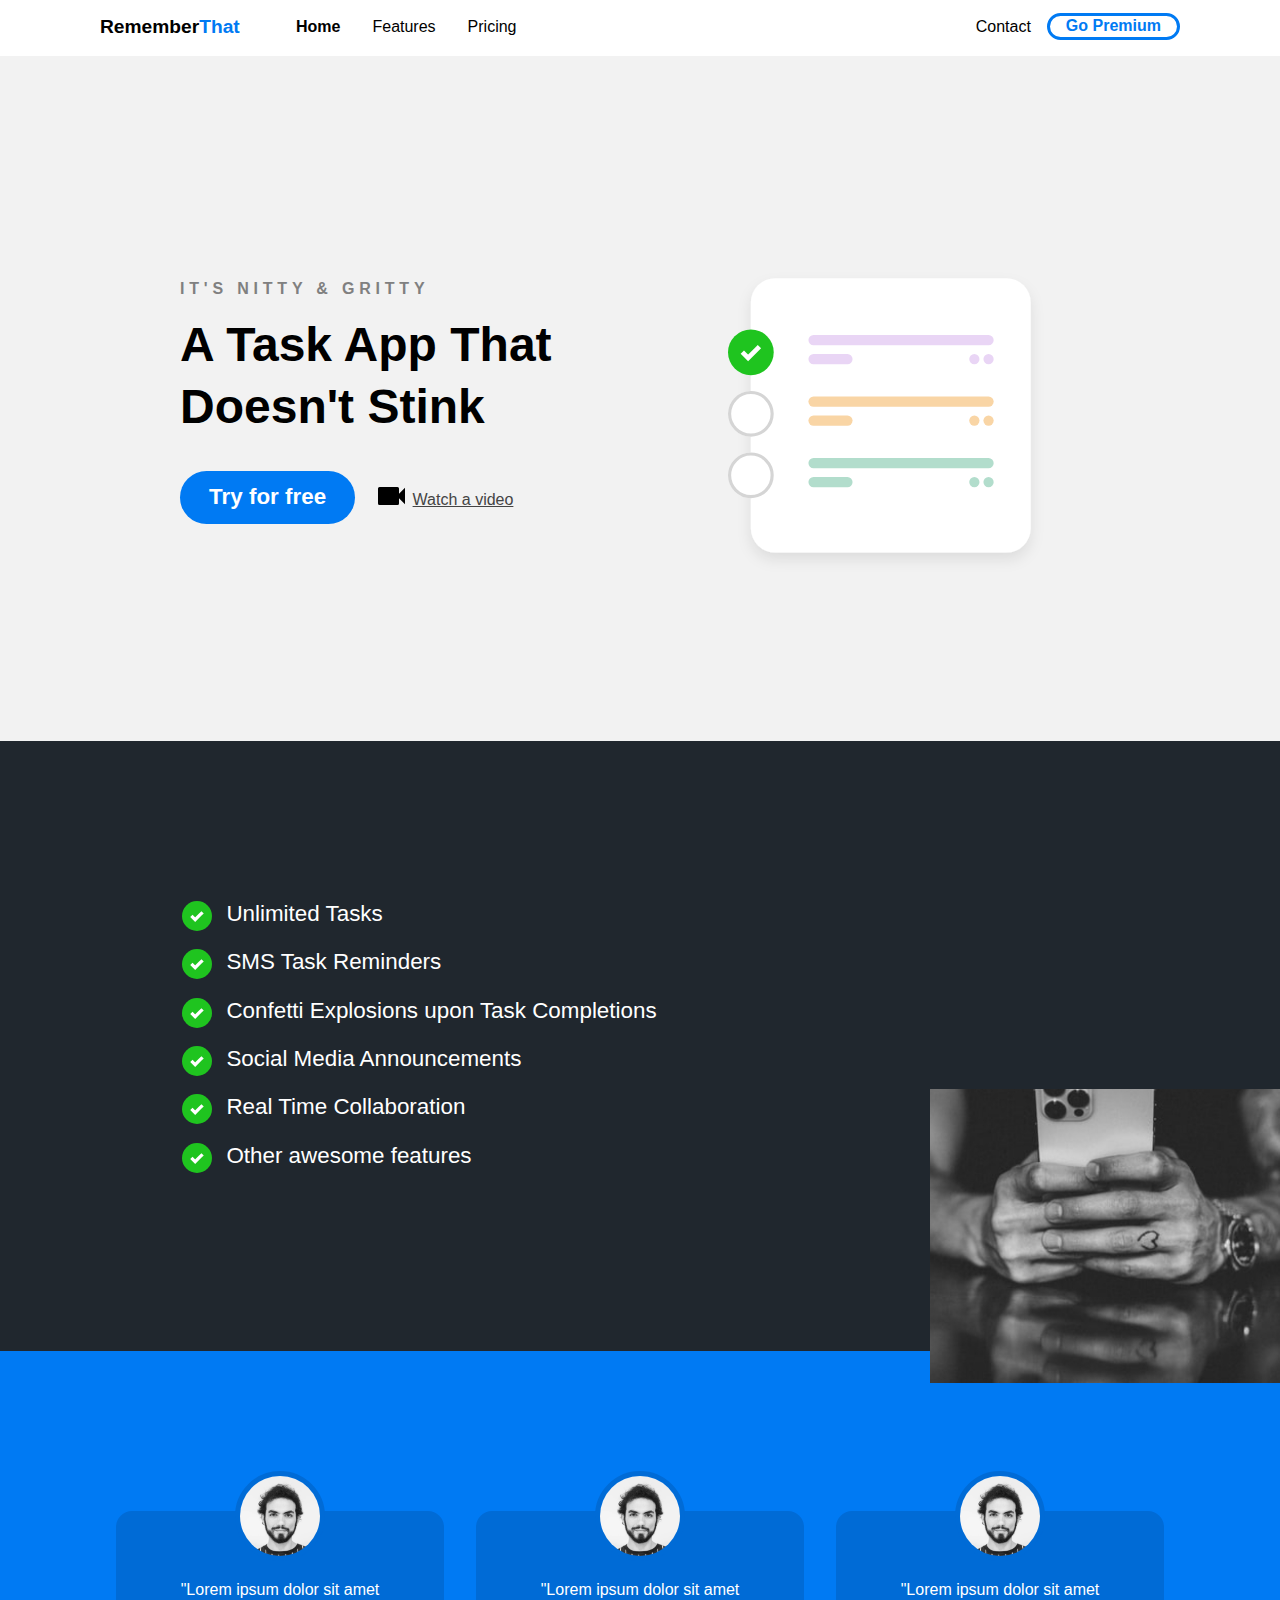
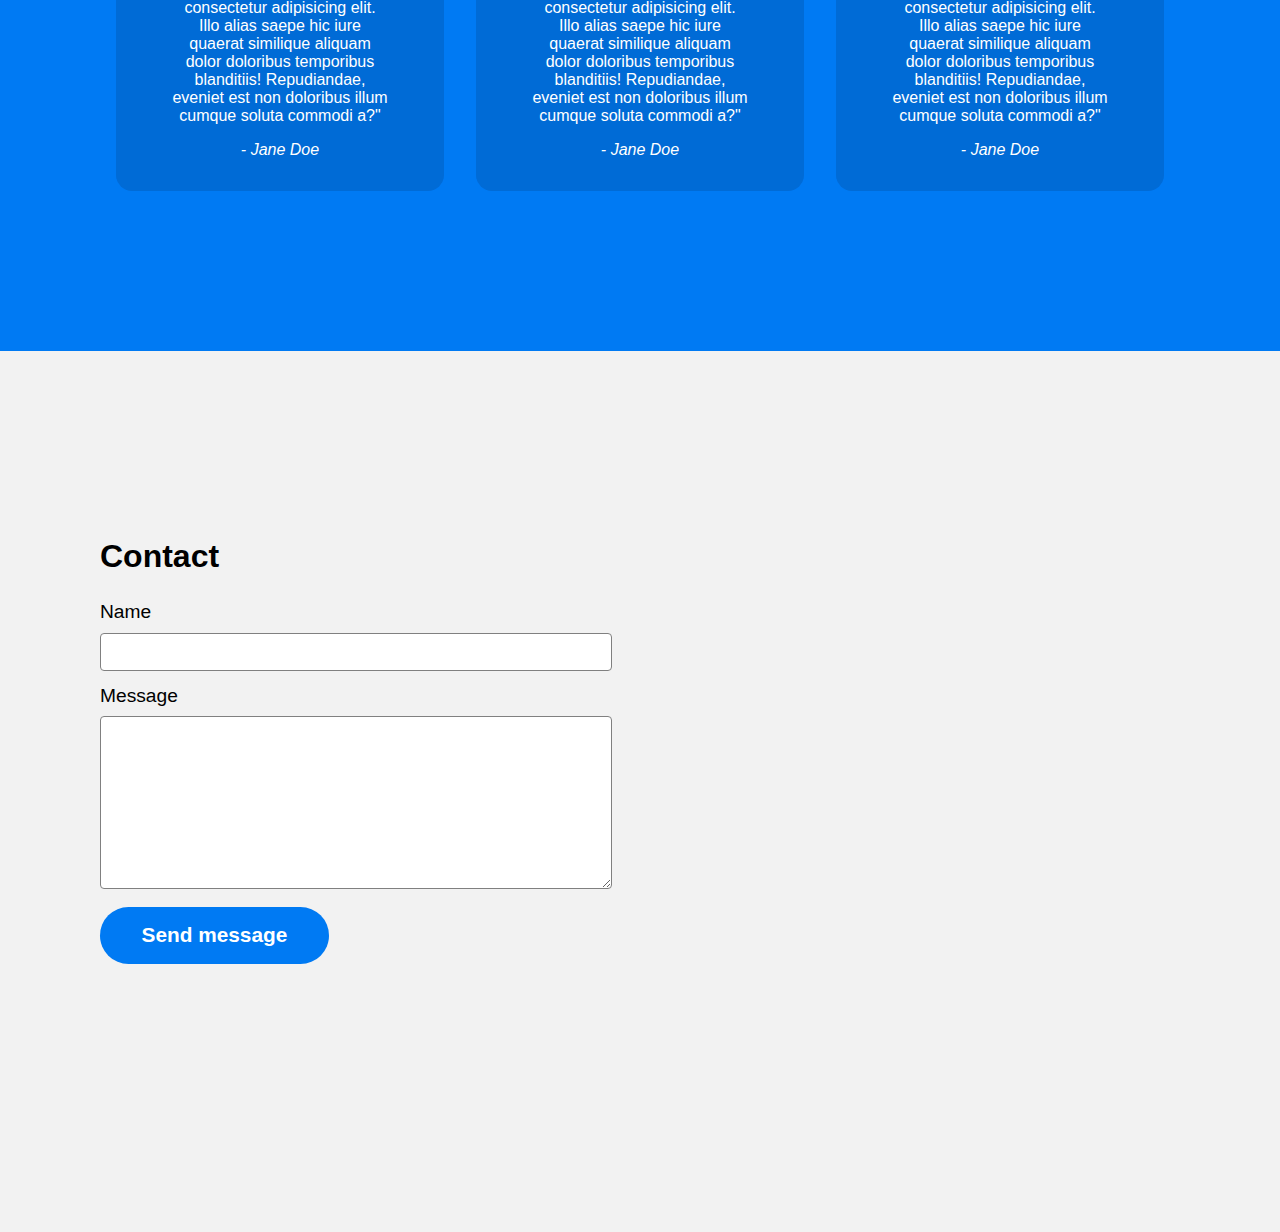
<file: course/HTML_CSS_CRASH_COURSE/crashCourse1/index.html>
<!DOCTYPE html>
<html lang="en">
<head>
    <meta charset="UTF-8">
    <meta http-equiv="X-UA-Compatible" content="IE=edge">
    <meta name="viewport" content="width=device-width, initial-scale=1.0">
    <title>Html Css Crash Course</title>
    <link rel="stylesheet" href="css/main.css"
</head>
<body>
    <div class="navbar">
        <div class="container">
            <a class="logo" href="#">Remember<span>That</span></a>

            <img id="mobile-cta" class="mobile-menu" src="images/menu.svg" alt="Open Navigation">

            <nav>
                <img id="mobile-exit" class="mobile-menu-exit" src="images/exit.svg" alt="Close Navigation"> 
                <ul class="primary-nav">
                    <li class="current"><a href="#">Home</a></li>
                    <li><a href="#">Features</a></li>
                    <li><a href="#">Pricing</a></li>                    
                </ul>

                <ul class="secondary-nav">
                    <li><a href="#">Contact</a></li>
                    <li class="go-premium-cta"><a href="#">Go Premium</a></li>
                </ul>
            </nav>
        </div>
    </div>

    <section class="hero">
        <div class="container">
            <div class="left-col">
                <p class="subhead">It's Nitty &amp; Gritty</p>
                <h1>A Task App That Doesn't Stink</h1>

                <div class="hero-cta">
                    <a href="#" class="primary-cta">Try for free</a>
                    <a href="#" class="watch-video-cta">
                        <img src="images/watch.svg" alt="Watch a video">Watch a video
                    </a>
                </div>
            </div>
            <img src="images/illustration.svg" class="hero-img" alt="Illustrations">
        </div>
    </section>

    <section class="features-section">
        <div class="container">
            <ul class="features-list">
                <li>Unlimited Tasks</li>
                <li>SMS Task Reminders</li>
                <li>Confetti Explosions upon Task Completions</li>
                <li>Social Media Announcements</li>
                <li>Real Time Collaboration</li>
                <li>Other awesome features</li>
            </ul>

            <img src="images/holding-phone.jpg" alt="Man holding phone">
        </div>
    </section>

    <section class="testimonials-section">
        <div class="container">
            <ul>
                <li>
                    <img src="images/person.jpg" alt="Person">
                    <blockquote>"Lorem ipsum dolor sit amet consectetur adipisicing elit. Illo alias saepe hic iure quaerat similique aliquam dolor doloribus temporibus blanditiis! Repudiandae, eveniet est non doloribus illum cumque soluta commodi a?"</blockquote>
                    <cite>- Jane Doe</cite>
                </li>
                <li>
                    <img src="images/person.jpg" alt="Person">
                    <blockquote>"Lorem ipsum dolor sit amet consectetur adipisicing elit. Illo alias saepe hic iure quaerat similique aliquam dolor doloribus temporibus blanditiis! Repudiandae, eveniet est non doloribus illum cumque soluta commodi a?"</blockquote>
                    <cite>- Jane Doe</cite>
                </li>
                <li>
                    <img src="images/person.jpg" alt="Person">
                    <blockquote>"Lorem ipsum dolor sit amet consectetur adipisicing elit. Illo alias saepe hic iure quaerat similique aliquam dolor doloribus temporibus blanditiis! Repudiandae, eveniet est non doloribus illum cumque soluta commodi a?"</blockquote>
                    <cite>- Jane Doe</cite>
                </li>
            </ul>
        </div>
    </section>

    <section class="contact-section">
        <div class="container">
            <div class="contact-left">
                <h2>Contact</h2>

                <form action="">
                    <label for="name">Name</label>
                    <input type="text" id="name" name="name">

                    <label for="message">Message</label>
                    <textarea name="message" id="message" cols="30" rows="10"></textarea>

                    <input type="submit" class="send-message-cta" value="Send message">
                </form>
            </div>
            <div class="contact-right">
                <iframe src="https://www.google.com/maps/embed?pb=!1m18!1m12!1m3!1d3167.50926838059!2d-121.90191678414588!3d37.448696038624654!2m3!1f0!2f0!3f0!3m2!1i1024!2i768!4f13.1!3m3!1m2!1s0x808fcf34e55d4fdb%3A0xd316872b609155a5!2s996%20Idaho%20Ct%2C%20Milpitas%2C%20CA%2095035!5e0!3m2!1sen!2sus!4v1644705384160!5m2!1sen!2sus" width="600" height="450" style="border:0;" allowfullscreen="" loading="lazy"></iframe>
            </div>
        </div>

    </section>

    <script>
        const mobileBtn = document.getElementById('mobile-cta')
              nav = document.querySelector('nav')  
              mobileBtnExit =  document.getElementById('mobile-exit');

        mobileBtn.addEventListener('click', () => {
            nav.classList.add('menu-btn');
        })

        mobileBtnExit.addEventListener('click', () => {
            nav.classList.remove('menu-btn');
        })
    </script>
</body>
</html>
</file>
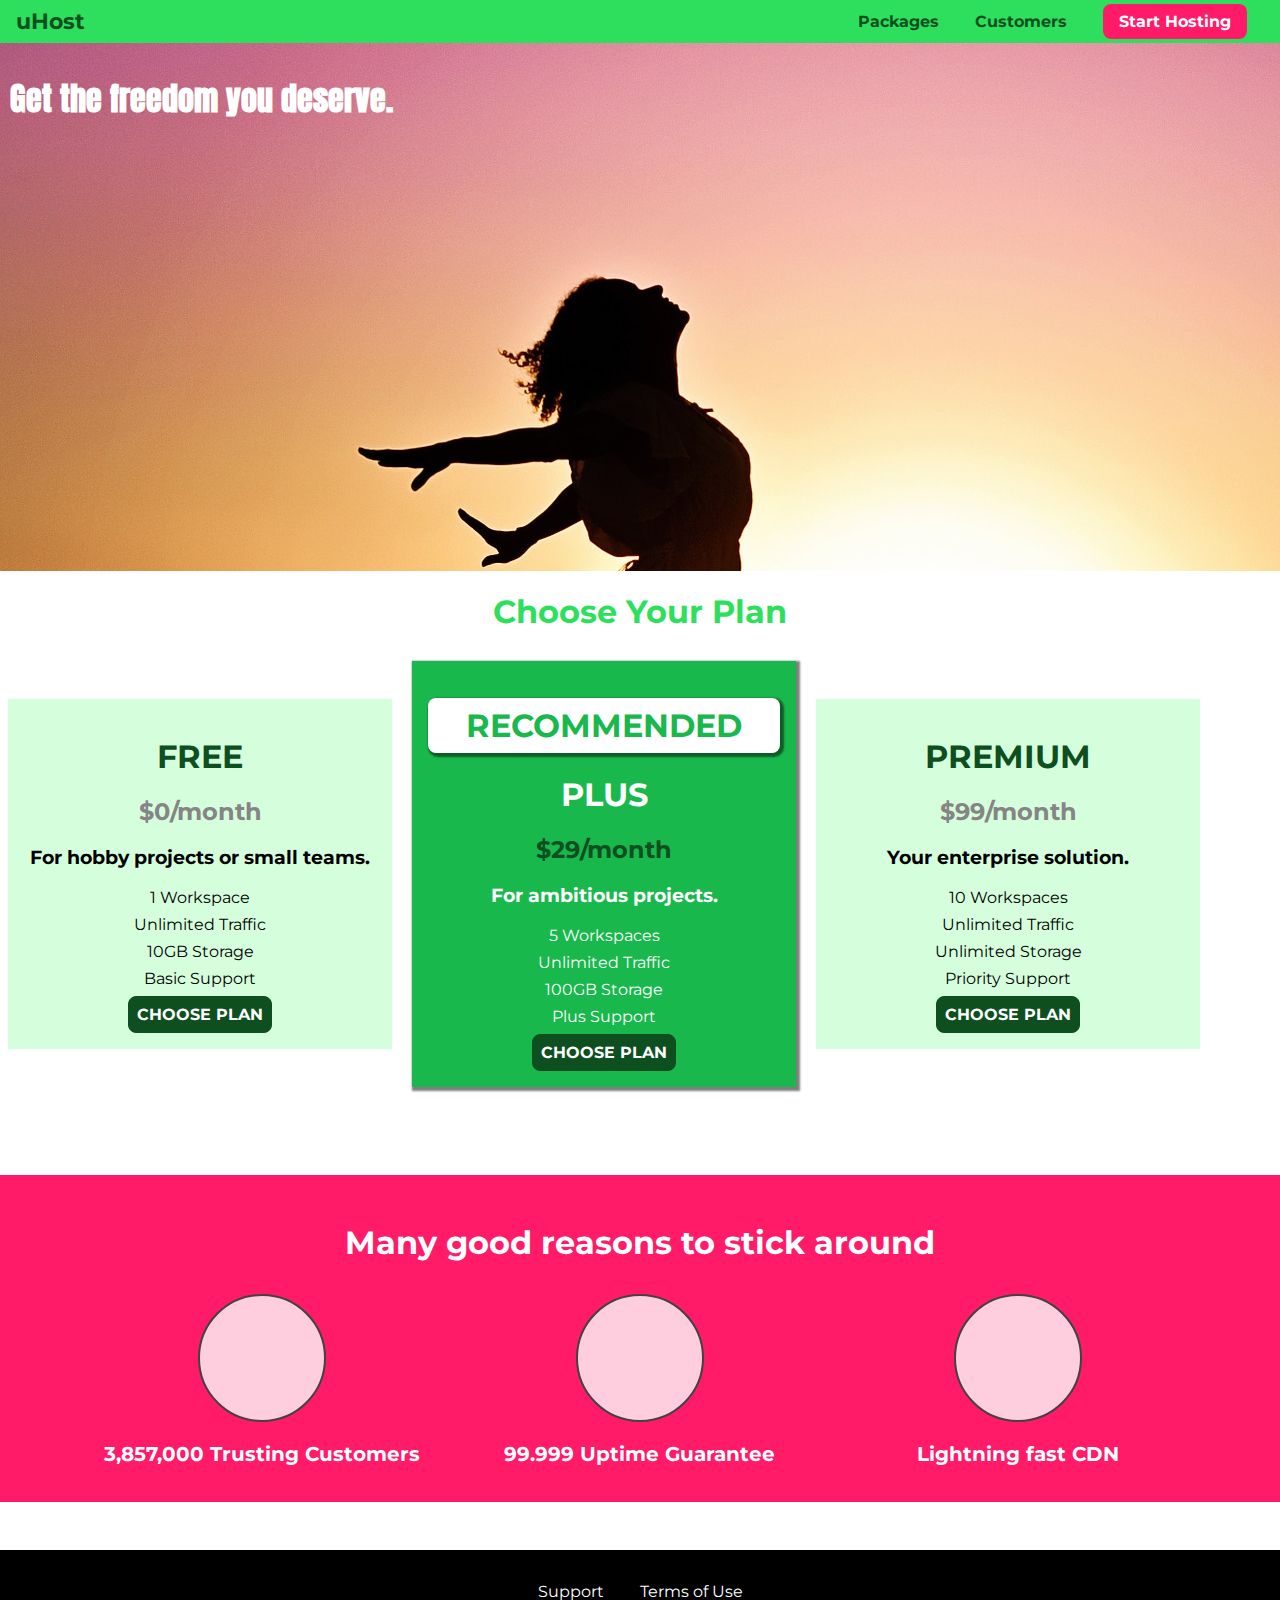
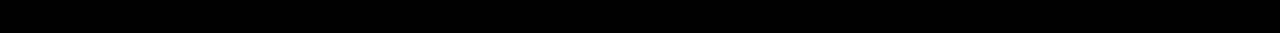
<file: course/UdemyCSS/practicing-basics-01-adding-style-to-plans-starting-code/index.html>
<!DOCTYPE html>
<html lang="en">

<head>
    <meta charset="UTF-8">
    <meta http-equiv="X-UA-Compatible" content="ie=edge">
    <title>uHost</title>
    <link rel="shortcut icon" href="favicon.png">
    <link href="https://fonts.googleapis.com/css?family=Anton" rel="stylesheet">
    <link href="https://fonts.googleapis.com/css?family=Montserrat:400,700" rel="stylesheet">
    <link rel="stylesheet" href="main.css">
</head>

<body>
    <header class="main-header">
        <div>
            <a href="index.html" class="main-header__brand">
                uHost
            </a>
        </div>
        <nav class="main-nav">
            <ul class="main-nav__items">
                <li class="main-nav__item">
                    <a href="packages/index.html">Packages</a>
                </li>
                <li class="main-nav__item">
                    <a href="customers/index.html">Customers</a>
                </li>
                <li class="main-nav__item main-nav__item--cta">
                    <a href="start-hosting/index.html">Start Hosting</a>
                </li>
            </ul>
        </nav>
    </header>
    <main>
        <section id="product-overview">
            <h1>Get the freedom you deserve.</h1>
        </section>
        <section id="plans">
            <h1 class="section-title">Choose Your Plan</h1>
            <div>
                <article class="plan">
                    <h1 class="plan__title">FREE</h1>
                    <h2 class="plan__price">$0/month</h2>
                    <h3>For hobby projects or small teams.</h3>
                    <ul class="plan__features">
                        <li class="plan__feature">1 Workspace</li>
                        <li class="plan__feature">Unlimited Traffic</li>
                        <li class="plan__feature">10GB Storage</li>
                        <li class="plan__feature">Basic Support</li>
                    </ul>
                    <div>
                        <button class="button">CHOOSE PLAN</button>
                    </div>
                </article>
                <article class="plan plan__highlighted">
                    <h1 class="plan__annotation">RECOMMENDED</h1>
                    <h1 class="plan__title">PLUS</h1>
                    <h2 class="plan__price">$29/month</h2>
                    <h3>For ambitious projects.</h3>
                    <ul class="plan__features">
                        <li class="plan__feature">5 Workspaces</li>
                        <li class="plan__feature">Unlimited Traffic</li>
                        <li class="plan__feature">100GB Storage</li>
                        <li class="plan__feature">Plus Support</li>
                    </ul>
                    <div>
                        <button class="button">CHOOSE PLAN</button>
                    </div>
                </article>
                <article class="plan">
                    <h1 class="plan__title">PREMIUM</h1>
                    <h2 class="plan__price">$99/month</h2>
                    <h3>Your enterprise solution.</h3>
                    <ul class="plan__features">
                        <li class="plan__feature">10 Workspaces</li>
                        <li class="plan__feature">Unlimited Traffic</li>
                        <li class="plan__feature">Unlimited Storage</li>
                        <li class="plan__feature">Priority Support</li>
                    </ul>
                    <div>
                        <button class="button">CHOOSE PLAN</button>
                    </div>
                </article>
            </div>
        </section>
        <section id="key-features">
            <h1 class="section-title">Many good reasons to stick around</h1>
            <ul class="key-feature__list">
                <li class="key-feature">
                    <div class="key-feature__image">

                    </div>
                    <p class="key-feature__description">3,857,000 Trusting Customers</p>
                </li>
                <li class="key-feature">
                    <div class="key-feature__image">

                    </div>
                    <p class="key-feature__description">99.999 Uptime Guarantee</p>
                </li>
                <li class="key-feature">
                    <div class="key-feature__image">

                    </div>
                    <p class="key-feature__description">Lightning fast CDN</p>
                </li>
            </ul>
        </section>
    </main>
    <footer class="main-footer">
        <nav>
            <ul class="main-footer__links">
                <li class="main-footer__link">
                    <a href="#">Support</a>
                </li>
                <li class="main-footer__link">
                    <a href="#">Terms of Use</a>
                </li>
            </ul>
        </nav>
    </footer>
</body>

</html>
</file>
<file: course/HTML_CSS_CRASH_COURSE/crashCourse1/css/main.css>
:root {
  --primary-color: #007AF3;
}

body {
  background: #f2f2f2;
  margin: 0;
  font-family: sans-serif;
}

.navbar {
  background: white;
  padding: 1em;
}

.navbar .logo {
  text-decoration: none;
  font-weight: bold;
  color: black;
  font-size: 1.2em;
}

.navbar .logo span {
  color: var(--primary-color);
}

.navbar nav {
  display: none;
}

.navbar .container {
  display: -webkit-box;
  display: -ms-flexbox;
  display: flex;
  place-content: space-between;
}

.navbar .mobile-menu {
  cursor: pointer;
}

a {
  color: #444444;
}

ul {
  list-style-type: none;
  padding: 0;
  margin: 0;
}

section {
  padding: 5em 2em;
}

.hero {
  text-align: center;
}

.left-col .subhead {
  text-transform: uppercase;
  font-weight: bold;
  color: grey;
  letter-spacing: .3em;
}

.left-col h1 {
  font-size: 2.5em;
  line-height: 1.3em;
  margin-top: .2em;
}

.left-col .primary-cta {
  background: var(--primary-color);
  color: white;
  text-decoration: none;
  padding: .6em 1.3em;
  font-size: 1.4em;
  border-radius: 5em;
  font-weight: bold;
  display: inline-block;
}

.left-col .watch-video-cta {
  display: block;
  margin-top: 1em;
}

.left-col .watch-video-cta img {
  margin-right: .5em;
}

.hero-img {
  width: 70%;
  margin-top: 3em;
}

section.features-section {
  background: #20272E;
  color: white;
}

ul.features-list {
  margin: 0;
  padding-left: .1em;
  display: -ms-grid;
  display: grid;
  -ms-grid-columns: (minmax(19rem, 1fr))[auto-fit];
      grid-template-columns: repeat(auto-fit, minmax(19rem, 1fr));
}

ul.features-list li {
  font-size: 1.1em;
  margin-bottom: 1em;
  margin-left: 2em;
  position: relative;
}

ul.features-list li:before {
  content: '';
  position: absolute;
  left: -2em;
  width: 20px;
  height: 20px;
  background-image: url("../images/bullet.svg");
  background-size: contain;
  margin-right: .5em;
}

.features-section img {
  display: none;
}

.testimonials-section {
  background: var(--primary-color);
  color: white;
}

.testimonials-section li {
  background: #006BD6;
  text-align: center;
  padding: 2em 1em;
  width: 80%;
  margin: 0 auto 5em auto;
  border-radius: 1em;
}

.testimonials-section li img {
  width: 5em;
  height: 5em;
  border: 5px solid #006BD6;
  border-radius: 50%;
  margin-top: -4.5em;
}

h2 {
  font-size: 2em;
}

label {
  display: block;
  font-size: 1.2em;
  margin-bottom: .5em;
}

input, textarea {
  width: 100%;
  padding: .8em;
  margin-bottom: 1em;
  border-radius: .3em;
  border: 1px solid gray;
  -webkit-box-sizing: border-box;
          box-sizing: border-box;
}

input[type="submit"] {
  background-color: var(--primary-color);
  color: white;
  font-size: 1.3em;
  font-weight: bold;
  border: none;
  margin-bottom: 5em;
  border-radius: 5em;
  display: inline-block;
  padding: .8em 2em;
  width: unset;
  cursor: pointer;
}

iframe {
  width: 100%;
  height: 300px;
}

nav.menu-btn {
  display: block;
}

nav {
  position: fixed;
  z-index: 999;
  width: 66%;
  right: 0;
  background: #20272E;
  height: 100vh;
  padding: 1em;
}

nav ul.primary-nav {
  margin-top: 5em;
}

nav li a {
  color: white;
  text-decoration: none;
  display: block;
  padding: .5em;
  font-size: 1.3em;
  text-align: right;
}

nav li a:hover {
  font-weight: bold;
}

.mobile-menu-exit {
  float: right;
  margin: .3em;
  cursor: pointer;
}

@media only screen and (min-width: 768px) {
  .mobile-menu, .mobile-menu-exit {
    display: none;
  }
  .navbar .container {
    display: -ms-grid;
    display: grid;
    -ms-grid-columns: 180px auto;
        grid-template-columns: 180px auto;
    -webkit-box-pack: unset;
        -ms-flex-pack: unset;
            justify-content: unset;
  }
  .navbar nav {
    display: -webkit-box;
    display: -ms-flexbox;
    display: flex;
    -webkit-box-pack: justify;
        -ms-flex-pack: justify;
            justify-content: space-between;
    background: none;
    position: unset;
    height: auto;
    width: 100%;
    padding: 0;
  }
  .navbar nav ul {
    display: -webkit-box;
    display: -ms-flexbox;
    display: flex;
  }
  .navbar nav a {
    color: black;
    font-size: 1em;
    padding: .1em 1em;
  }
  .navbar nav ul.primary-nav {
    margin: 0;
  }
  .navbar nav li.current a {
    font-weight: bold;
  }
  .navbar nav li.go-premium-cta a {
    color: var(--primary-color);
    border: 3px solid var(--primary-color);
    font-weight: bold;
    border-radius: 5em;
    margin-top: -.2em;
  }
  .navbar nav li.go-premium-cta a:hover {
    background: var(--primary-color);
    color: white;
  }
}

@media only screen and (min-width: 1080px) {
  .container {
    width: 1080px;
    margin: 0 auto;
  }
  section {
    padding: 10em 4em;
  }
  .hero .container {
    display: -webkit-box;
    display: -ms-flexbox;
    display: flex;
    -webkit-box-pack: justify;
        -ms-flex-pack: justify;
            justify-content: space-between;
    text-align: left;
  }
  .hero .container .left-col {
    margin: 3em 3em 0 5em;
  }
  .hero .container .left-col h1 {
    font-size: 3em;
    width: 90%;
  }
  .hero-img {
    width: 30%;
    margin-right: 8em;
  }
  .hero-cta {
    display: -webkit-box;
    display: -ms-flexbox;
    display: flex;
  }
  .primary-cta {
    margin-right: 1em;
  }
  ul.features-list {
    display: block;
    margin-left: 5em;
  }
  ul.features-list li {
    font-size: 1.4em;
  }
  ul.features-list li:before {
    width: 30px;
    height: 30px;
  }
  .features-section {
    position: relative;
  }
  .features-section img {
    display: block;
    position: absolute;
    right: 0;
    width: 350px;
    bottom: -2em;
  }
  .testimonials-section ul {
    display: -webkit-box;
    display: -ms-flexbox;
    display: flex;
  }
  .testimonials-section ul li {
    margin: 0 1em;
  }
  .contact-section {
    position: relative;
  }
  .contact-section .container {
    display: -webkit-box;
    display: -ms-flexbox;
    display: flex;
  }
  .contact-section .contact-right {
    position: absolute;
    right: 0;
    top: 0;
    width: 45%;
    height: 100%;
  }
  .contact-section .contact-right iframe {
    height: 100%;
  }
}

@media only screen and (min-width: 1450px) {
  .features-section:before {
    content: '';
    position: absolute;
    width: 10%;
    height: 20em;
    background: var(--primary-color);
    left: 0;
    top: -4em;
  }
  .features-section:after {
    content: '';
    position: absolute;
    width: 200px;
    height: 20em;
    background: url("../images/dots.svg") no-repeat;
    left: 4.5em;
    top: 2em;
  }
}
/*# sourceMappingURL=main.css.map */
</file>
<file: course/UdemyCSS/practicing-basics-01-adding-style-to-plans-starting-code/main.css>
* {
    box-sizing: border-box;
}

body {
    font-family: 'Montserrat', sans-serif;
    margin: 0;
}

#product-overview {
    background: url("freedom.jpg");
    width: 100%;
    height: 528px;
    padding: 10px;   
}

.section-title {
    color: #2ddf5c;
    text-align: center;
}

#product-overview h1 {
    color: white;
    font-family: 'Anton', sans-serif;
}

.plan {
    background: #d5ffdc;
    text-align: center;
    padding: 16px;
    margin: 8px;
    display: inline-block;
    width: 30%;
    vertical-align: middle;
}

.plan__highlighted {
    background: #19b84c;
    color: white;
    box-shadow: 2px 2px 2px 2px rgb(0,0,0,0.5);
}

.plan__annotation {
    background: white;
    color: #19b84c;
    padding: 8px;
    box-shadow: 2px 2px 2px 2px rgb(0,0,0,0.5);
    border-radius: 8px;
}

.plan__features {
    list-style: none;
    margin: 0;
    padding: 0;
}

.plan__title {
    color: #0e4f1f;
}

.plan__price {
    color: #858585;
}

.plan__feature {
    margin: 8px 0;
}

.plan__highlighted .plan__title {
    color: white;
}
.plan__highlighted .plan__price {
    color: #0e4f1f;
}

.button {
    background: #0e4f1f;
    color: white;
    font: inherit;
    border: 1.5px solid #0e4f1f;
    padding: 8px;
    border-radius: 8px;
    cursor:pointer;
    font-weight: bold;
}

.button:hover,
.button:active {
    background: white;
    color: #0e4f1f;
    border: 1.5px solid white;
}

#key-features {
    background: #ff1b68;
    margin-top: 80px;
    padding: 16px;
}

#key-features .section-title {
    color: white;
    margin: 32px;
}

.key-feature__list {
    list-style: none;
    padding: 0;
    margin: 0;
    text-align: center;
}

.key-feature {
    display: inline-block;
    width: 30%;
    vertical-align: top;
}

.key-feature__image {
    background: #ffcede;
    border-radius: 50%;
    width: 128px;
    height: 128px;
    border: 2px solid #424242;
    margin: auto;
}
.key-feature__description {
    text-align: center;
    font-weight: bold;
    color: white;
    font-size: 20px;
}
/* h1 {
    font-family: sans-serif;
} */

.main-header {
    width: 100%;
    background: #2ddf5c;
    padding: 8px 16px;
}

.main-header > div {
    display: inline-block;
    vertical-align: middle;
}

.main-header__brand {
    color: #0e4f1f;
    text-decoration: none;
    font-weight: bold;
    font-size: 22px;
}

.main-nav {
    display: inline-block;
    text-align: right;
    width: calc(100% - 74px);
    vertical-align: middle;
}

.main-nav__items {
    margin: 0;
    padding: 0;
    list-style: none;
}

.main-nav__item {
    display: inline-block;
    margin: 0 16px;
}

.main-nav__item a {
    text-decoration: none;
    color: #0e4f1f;
    font-weight: bold;
    padding: 3px 0;
}

.main-nav__item a:hover,
.main-nav__item a:active {
    color: white;
    border-bottom: 5px solid white;
}

.main-nav__item--cta a {
    color: white;
    background: #ff1b68;
    padding: 8px 16px;
    border-radius: 8px;
}

.main-nav__item--cta a:hover,
.main-nav__item--cta a:active {
    color: #ff1b68;
    background: white;
    border: none;
}

.main-footer {
    background: black;
    padding: 32px;
    margin-top: 48px;
}

.main-footer__links {
    list-style: none;
    margin: 0;
    padding: 0;
    text-align: center;
}

.main-footer__link {
    display: inline-block;
    margin: 0 16px;
}

.main-footer__link a {
    text-decoration: none;
    color: white;
}

.main-footer__link a:hover,
.main-footer__link a:active {
    color: #CCC;
}
</file>
